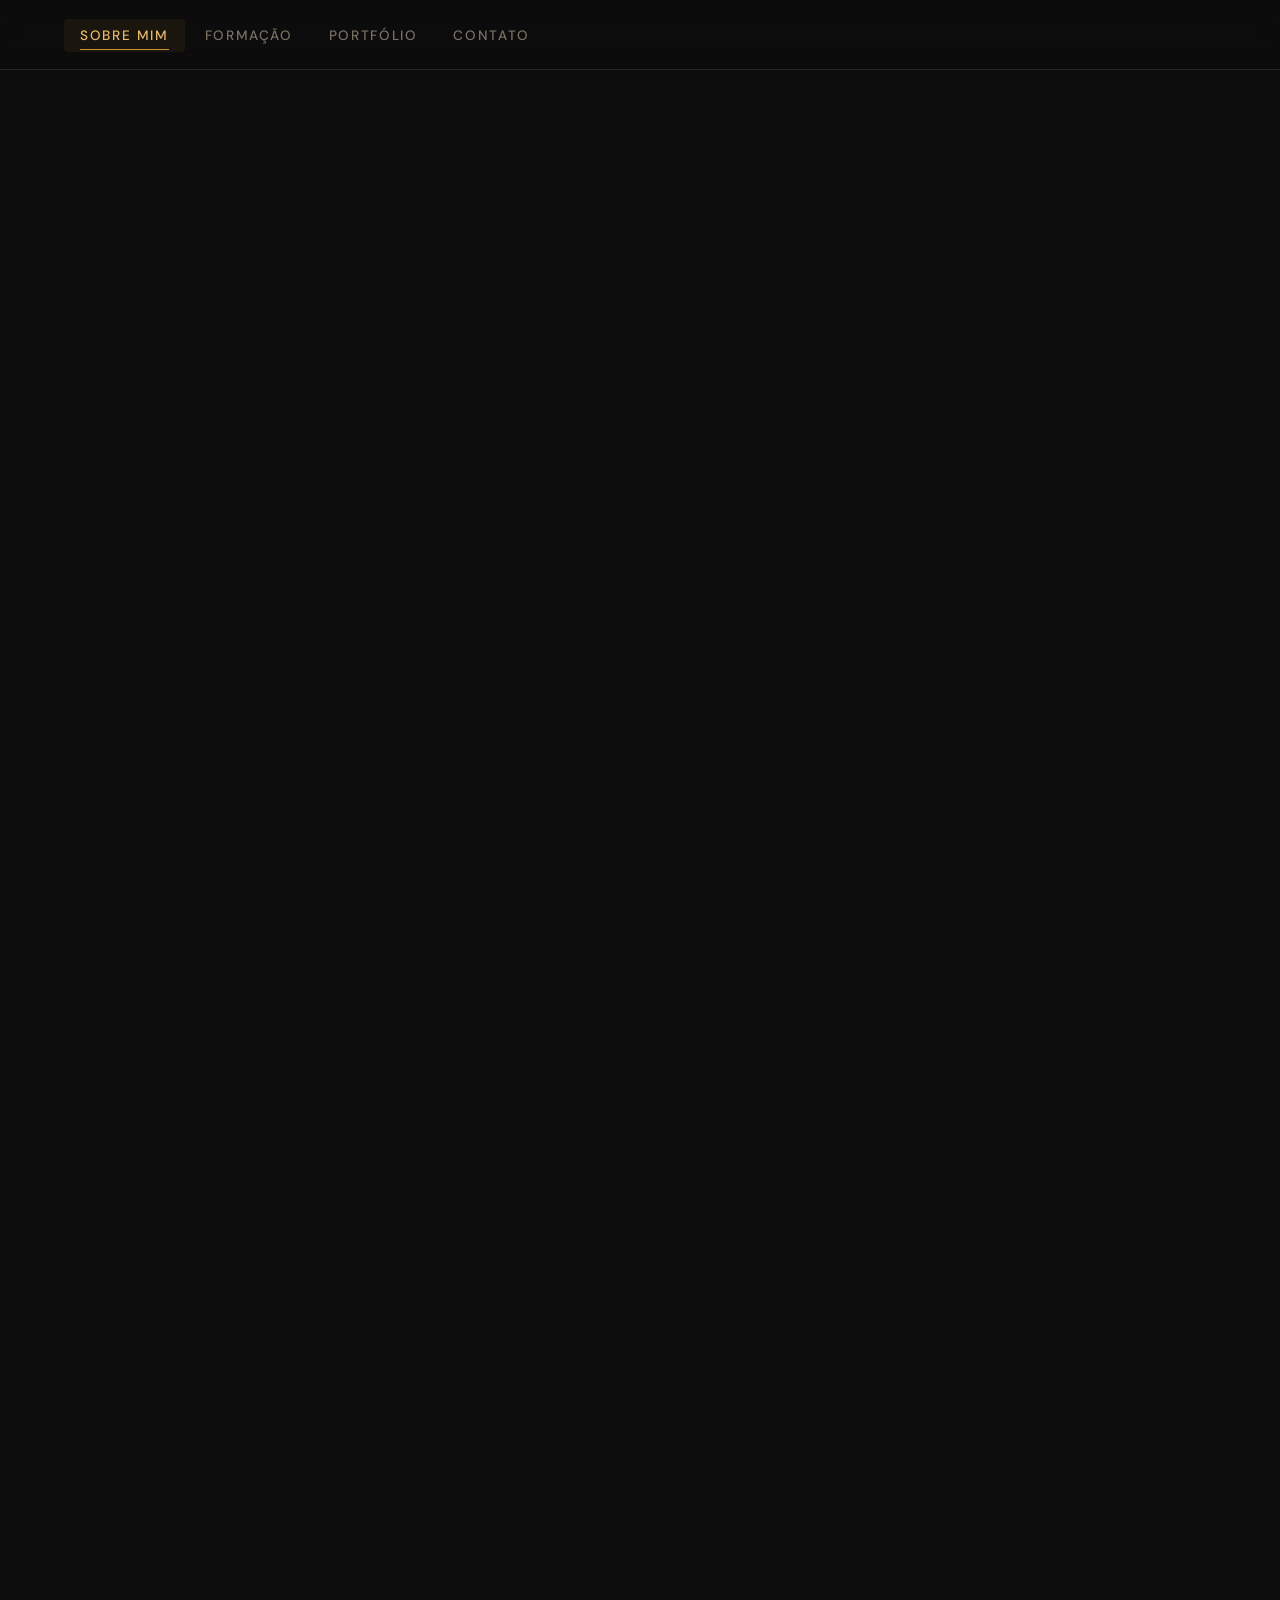
<file: index.html>
<!DOCTYPE html>
<html lang="pt-BR">
<head>
  <meta charset="UTF-8" />
  <meta http-equiv="refresh" content="0; url=sobre.html" />
  <title>Portfólio</title>
</head>
<body>
  <p>Redirecionando... <a href="sobre.html">Clique aqui</a></p>
</body>
</html>
</file>
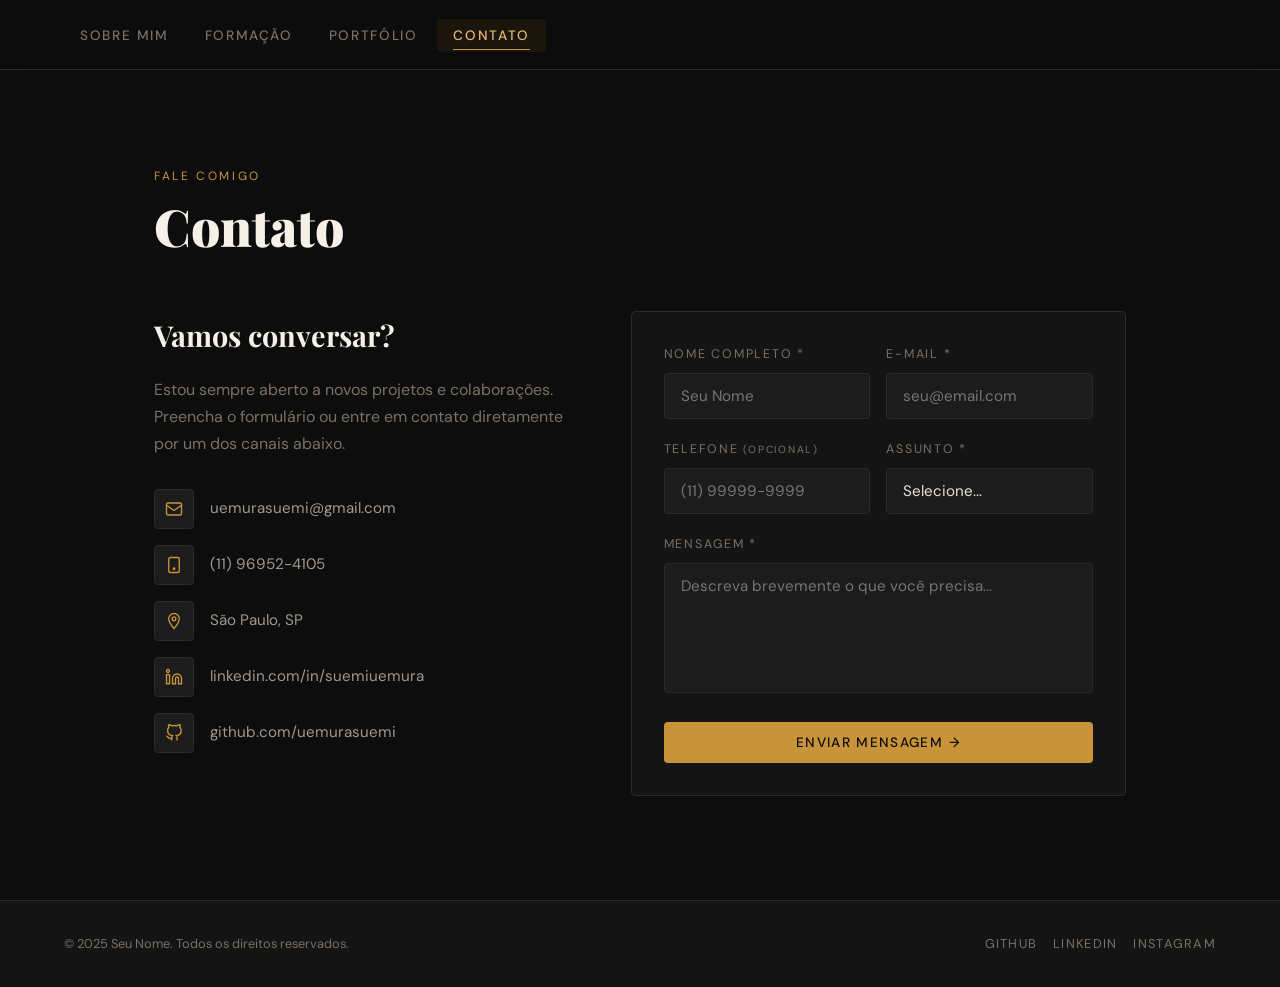
<file: contato.html>
<!DOCTYPE html>
<html lang="pt-BR">
<head>
  <meta charset="UTF-8" />
  <meta name="viewport" content="width=device-width, initial-scale=1.0" />
  <title>Contato — Portfólio</title>
  <link rel="stylesheet" href="style.css" />
</head>
<body>

  <!-- ─── MENU ─────────────────────────────────── -->
  <nav class="navbar">
    <a href="sobre.html"

    <button class="nav-toggle" aria-label="Menu" aria-expanded="false">
      <span></span><span></span><span></span>
    </button>

    <ul class="nav-links">
      <li><a href="sobre.html">Sobre mim</a></li>
      <li><a href="formacao.html">Formação</a></li>
      <li><a href="portfolio.html">Portfólio</a></li>
      <li><a href="contato.html">Contato</a></li>
    </ul>
  </nav>

  <!-- ─── CONTEÚDO ───────────────────────────────── -->
  <main class="fade-in">

    <div class="page-header">
      <span class="label">Fale comigo</span>
      <h1>Contato</h1>
      </div>

    <div class="contact-layout">

      <!-- Informações de contato -->
      <div class="contact-info">
        <h2>Vamos conversar?</h2>
        <p>
          Estou sempre aberto a novos projetos e colaborações.
          Preencha o formulário ou entre em contato diretamente por
          um dos canais abaixo.
        </p>

        <ul class="contact-list">
          <li>
            <span class="icon">
              <svg xmlns="http://www.w3.org/2000/svg" width="18" height="18" fill="none" viewBox="0 0 24 24" stroke="currentColor" stroke-width="1.8"><rect x="2" y="4" width="20" height="16" rx="2"/><path d="M2 7l10 7 10-7"/></svg>
            </span>
            <a href="mailto:uemurasuemi@gmail.com">uemurasuemi@gmail.com</a>
          </li>
          <li>
            <span class="icon">
              <svg xmlns="http://www.w3.org/2000/svg" width="18" height="18" fill="none" viewBox="0 0 24 24" stroke="currentColor" stroke-width="1.8"><rect x="5" y="2" width="14" height="20" rx="2"/><circle cx="12" cy="17" r="1" fill="currentColor"/></svg>
            </span>
            <a href="tel:+5511969524105">(11) 96952-4105</a>
          </li>
          <li>
            <span class="icon">
              <svg xmlns="http://www.w3.org/2000/svg" width="18" height="18" fill="none" viewBox="0 0 24 24" stroke="currentColor" stroke-width="1.8"><path d="M12 2C8.13 2 5 5.13 5 9c0 5.25 7 13 7 13s7-7.75 7-13c0-3.87-3.13-7-7-7z"/><circle cx="12" cy="9" r="2.5"/></svg>
            </span>
            <span>São Paulo, SP</span>
          </li>
          <li>
            <span class="icon">
              <svg xmlns="http://www.w3.org/2000/svg" width="18" height="18" fill="none" viewBox="0 0 24 24" stroke="currentColor" stroke-width="1.8"><path d="M16 8a6 6 0 0 1 6 6v7h-4v-7a2 2 0 0 0-2-2 2 2 0 0 0-2 2v7h-4v-7a6 6 0 0 1 6-6z"/><rect x="2" y="9" width="4" height="12"/><circle cx="4" cy="4" r="2"/></svg>
            </span>
            <a href="https://www.linkedin.com/in/suemiuemura" target="_blank">linkedin.com/in/suemiuemura</a>
          </li>
          <li>
            <span class="icon">
              <svg xmlns="http://www.w3.org/2000/svg" width="18" height="18" fill="none" viewBox="0 0 24 24" stroke="currentColor" stroke-width="1.8"><path d="M9 19c-5 1.5-5-2.5-7-3m14 6v-3.87a3.37 3.37 0 0 0-.94-2.61c3.14-.35 6.44-1.54 6.44-7A5.44 5.44 0 0 0 20 4.77 5.07 5.07 0 0 0 19.91 1S18.73.65 16 2.48a13.38 13.38 0 0 0-7 0C6.27.65 5.09 1 5.09 1A5.07 5.07 0 0 0 5 4.77a5.44 5.44 0 0 0-1.5 3.78c0 5.42 3.3 6.61 6.44 7A3.37 3.37 0 0 0 9 18.13V22"/></svg>
            </span>
            <a href="https://github.com/uemurasuemi" target="_blank">github.com/uemurasuemi</a>
          </li>
        </ul>
      </div>

      <!-- Formulário -->
      <div class="contact-form">

        <!-- Campos -->
        <div class="form-fields">
          <form id="form-contato" novalidate>

            <div class="form-row">
              <div class="form-group">
                <label for="nome">Nome completo *</label>
                <input type="text" id="nome" name="nome"
                       placeholder="Seu Nome" autocomplete="name" />
                <span class="error-msg">Campo obrigatório.</span>
              </div>

              <div class="form-group">
                <label for="email">E-mail *</label>
                <input type="email" id="email" name="email"
                       placeholder="seu@email.com" autocomplete="email" />
                <span class="error-msg">E-mail inválido.</span>
              </div>
            </div>

            <div class="form-row">
              <div class="form-group">
                <label for="telefone">Telefone <small>(opcional)</small></label>
                <input type="tel" id="telefone" name="telefone"
                       placeholder="(11) 99999-9999" autocomplete="tel" maxlength="15" />
                <span class="error-msg">Telefone inválido.</span>
              </div>

              <div class="form-group">
                <label for="assunto">Assunto *</label>
                <select id="assunto" name="assunto">
                  <option value="">Selecione...</option>
                  <option value="freela">Projeto Freelance</option>
                  <option value="emprego">Oportunidade de Emprego</option>
                  <option value="parceria">Parceria</option>
                  <option value="outro">Outro</option>
                </select>
                <span class="error-msg">Selecione um assunto.</span>
              </div>
            </div>

            <div class="form-group">
              <label for="mensagem">Mensagem *</label>
              <textarea id="mensagem" name="mensagem"
                        placeholder="Descreva brevemente o que você precisa..."></textarea>
              <span class="error-msg">Mensagem muito curta.</span>
            </div>

            <button type="submit" class="btn btn-primary" style="width:100%;justify-content:center;">
              Enviar mensagem →
            </button>

          </form>
        </div>

        <!-- Mensagem de sucesso (oculta inicialmente) -->
        <div class="form-success">
          <div class="check">✅</div>
          <h3>Mensagem enviada!</h3>
          <p>Obrigado pelo contato. Responderei em breve.</p>
        </div>

      </div>
    </div>

  </main>

  <!-- ─── FOOTER ─────────────────────────────────── -->
  <footer>
    <p>© 2025 Seu Nome. Todos os direitos reservados.</p>
    <div class="social-links">
      <a href="#" target="_blank">GitHub</a>
      <a href="#" target="_blank">LinkedIn</a>
      <a href="#" target="_blank">Instagram</a>
    </div>
  </footer>

  <script src="script.js"></script>
</body>
</html>
</file>
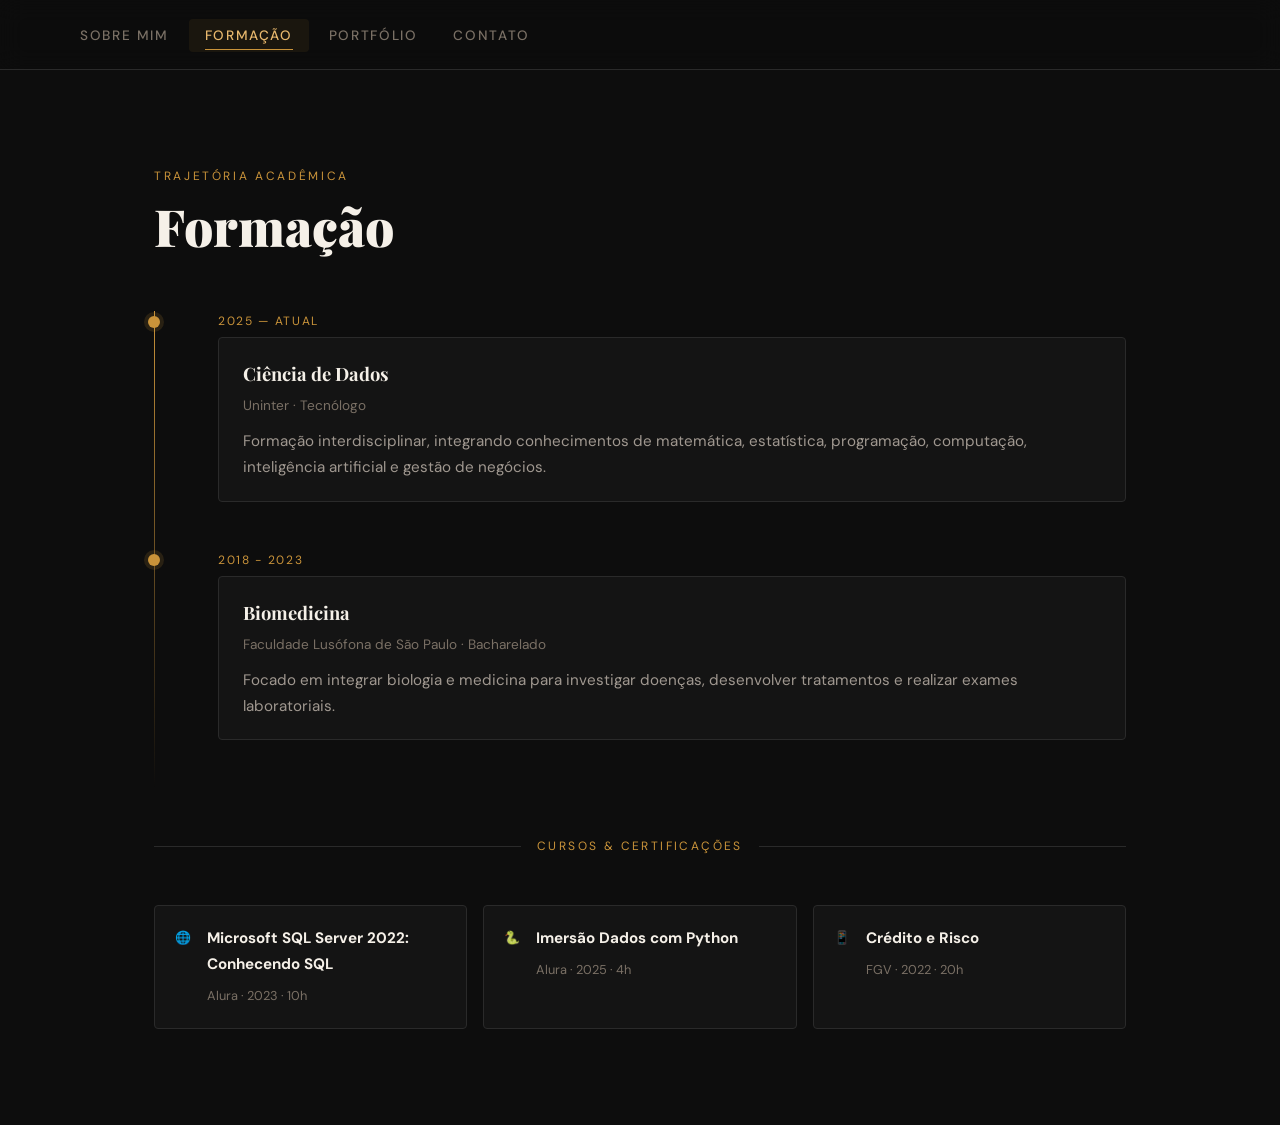
<file: formacao.html>
<!DOCTYPE html>
<html lang="pt-BR">
<head>
  <meta charset="UTF-8" />
  <meta name="viewport" content="width=device-width, initial-scale=1.0" />
  <title>Formação — Portfólio</title>
  <link rel="stylesheet" href="style.css" />
</head>
<body>

  <!-- ─── MENU ─────────────────────────────────── -->
  <nav class="navbar">
    <a href="sobre.html"

    <button class="nav-toggle" aria-label="Menu" aria-expanded="false">
      <span></span><span></span><span></span>
    </button>

    <ul class="nav-links">
      <li><a href="sobre.html">Sobre mim</a></li>
      <li><a href="formacao.html">Formação</a></li>
      <li><a href="portfolio.html">Portfólio</a></li>
      <li><a href="contato.html">Contato</a></li>
    </ul>
  </nav>

  <!-- ─── CONTEÚDO ───────────────────────────────── -->
  <main class="fade-in">

    <div class="page-header">
      <span class="label">Trajetória acadêmica</span>
      <h1>Formação</h1>
    </div>

    <!-- FORMAÇÃO -->
    <div class="timeline">

      <div class="timeline-item">
        <div class="timeline-dot"></div>
        <p class="timeline-date">2025 — Atual</p>
        <div class="timeline-card">
          <h3>Ciência de Dados</h3>
          <p class="institution"> Uninter · Tecnólogo</p>
          <p>
            Formação interdisciplinar, integrando conhecimentos de matemática, estatística, 
            programação, computação, inteligência artificial e gestão de negócios.
          </p>
        </div>
      </div>

      <div class="timeline-item">
        <div class="timeline-dot"></div>
        <p class="timeline-date">2018 - 2023</p>
        <div class="timeline-card">
          <h3>Biomedicina</h3>
          <p class="institution">Faculdade Lusófona de São Paulo · Bacharelado</p>
          <p>
            Focado em integrar biologia e medicina para investigar doenças, 
            desenvolver tratamentos e realizar exames laboratoriais. 
          </p>
        </div>
      </div>

    </div>

    <!-- DIVISÃO -->
    <div class="section-divider">
      <span>Cursos &amp; Certificações</span>
    </div>

    <!-- CERTIFICAÇÕES -->
    <div class="cert-grid">

      <div class="cert-card">
        <span class="cert-icon">🌐</span>
        <div>
          <h4>Microsoft SQL Server 2022: Conhecendo SQL</h4>
          <span>Alura · 2023 · 10h</span>
        </div>
      </div>

      <div class="cert-card">
        <span class="cert-icon">🐍</span>
        <div>
          <h4>Imersão Dados com Python</h4>
          <span>Alura · 2025 · 4h</span>
        </div>
      </div>

      <div class="cert-card">
        <span class="cert-icon">📱</span>
        <div>
          <h4>Crédito e Risco</h4>
          <span>FGV · 2022 · 20h</span>
        </div>
      </div>
    </div>

  </main>

  <script src="script.js"></script>
</body>
</html>
</file>
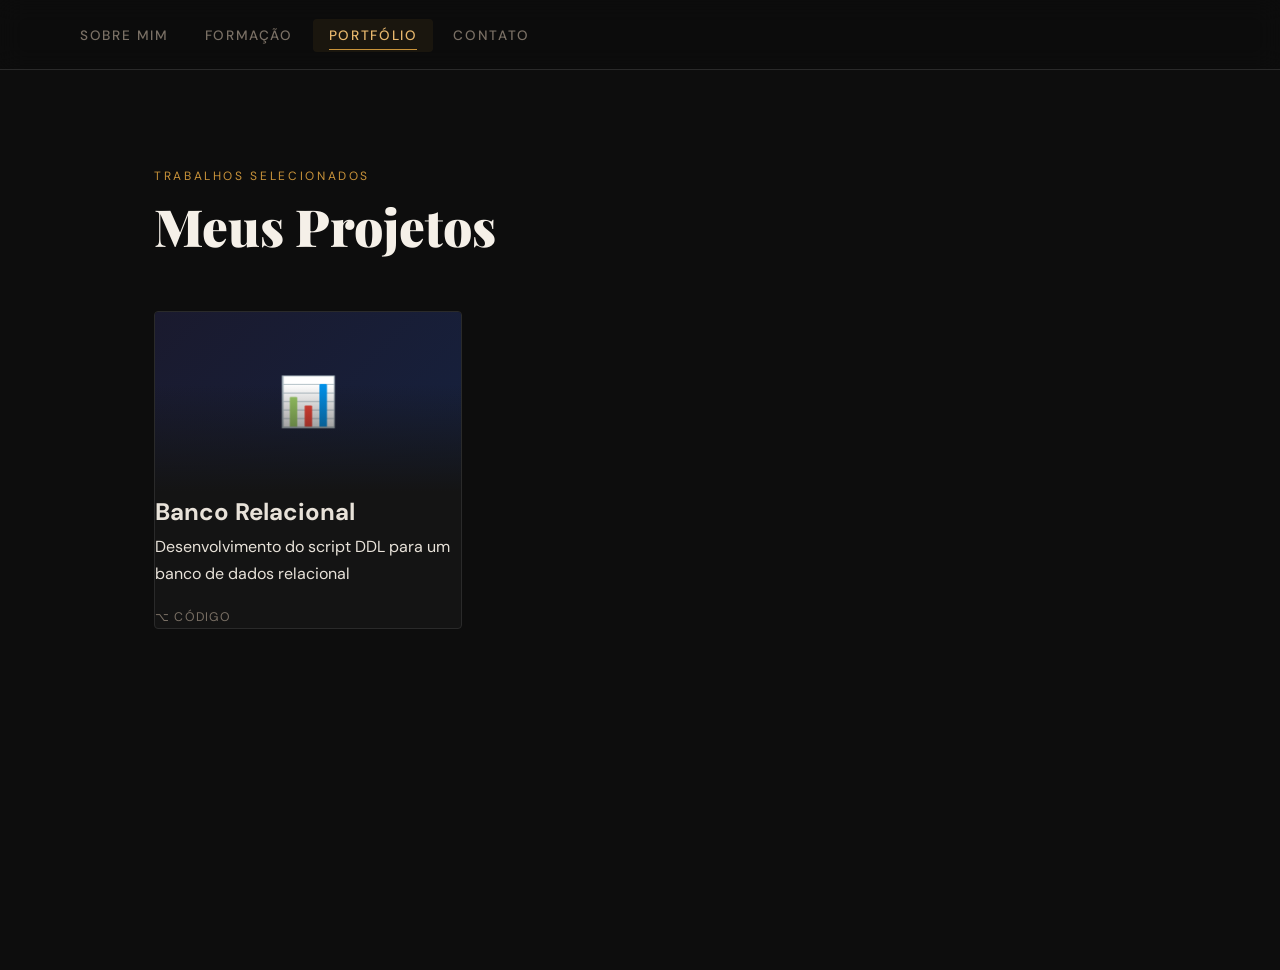
<file: portfolio.html>
<!DOCTYPE html>
<html lang="pt-BR">
<head>
  <meta charset="UTF-8" />
  <meta name="viewport" content="width=device-width, initial-scale=1.0" />
  <title>Portfólio — Projetos</title>
  <link rel="stylesheet" href="style.css" />
</head>
<body>

  <!-- ─── MENU ─────────────────────────────────── -->
  <nav class="navbar">
    <a href="sobre.html"

    <button class="nav-toggle" aria-label="Menu" aria-expanded="false">
      <span></span><span></span><span></span>
    </button>

    <ul class="nav-links">
      <li><a href="sobre.html">Sobre mim</a></li>
      <li><a href="formacao.html">Formação</a></li>
      <li><a href="portfolio.html">Portfólio</a></li>
      <li><a href="contato.html">Contato</a></li>
    </ul>
  </nav>

  <!-- ─── CONTEÚDO ───────────────────────────────── -->
  <main class="fade-in">

    <div class="page-header">
      <span class="label">Trabalhos selecionados</span>
      <h1>Meus Projetos</h1>
    </div>

    <!-- Projetos -->
    <div class="projects-grid">

      <!-- CARTÃO 1 -->
      <article class="project-card" data-categoria="web">
        <div class="project-thumb" style="background:linear-gradient(135deg,#1a1a2e,#16213e);">
          📊
        </div>
          <h2>Banco Relacional</h2>
          <p>Desenvolvimento do script DDL para um banco de dados relacional</p>
          <div class="project-links">
            <a href="https://drive.google.com/file/d/1iSNu0TpEgXvQNVoDmACCqfKqbcX4M9OX/view?usp=sharing" target="_blank">⌥ Código</a>
          </div>
        </div>
      </article>
      
      <script src="script.js"></script>
</body>
</html>
</file>
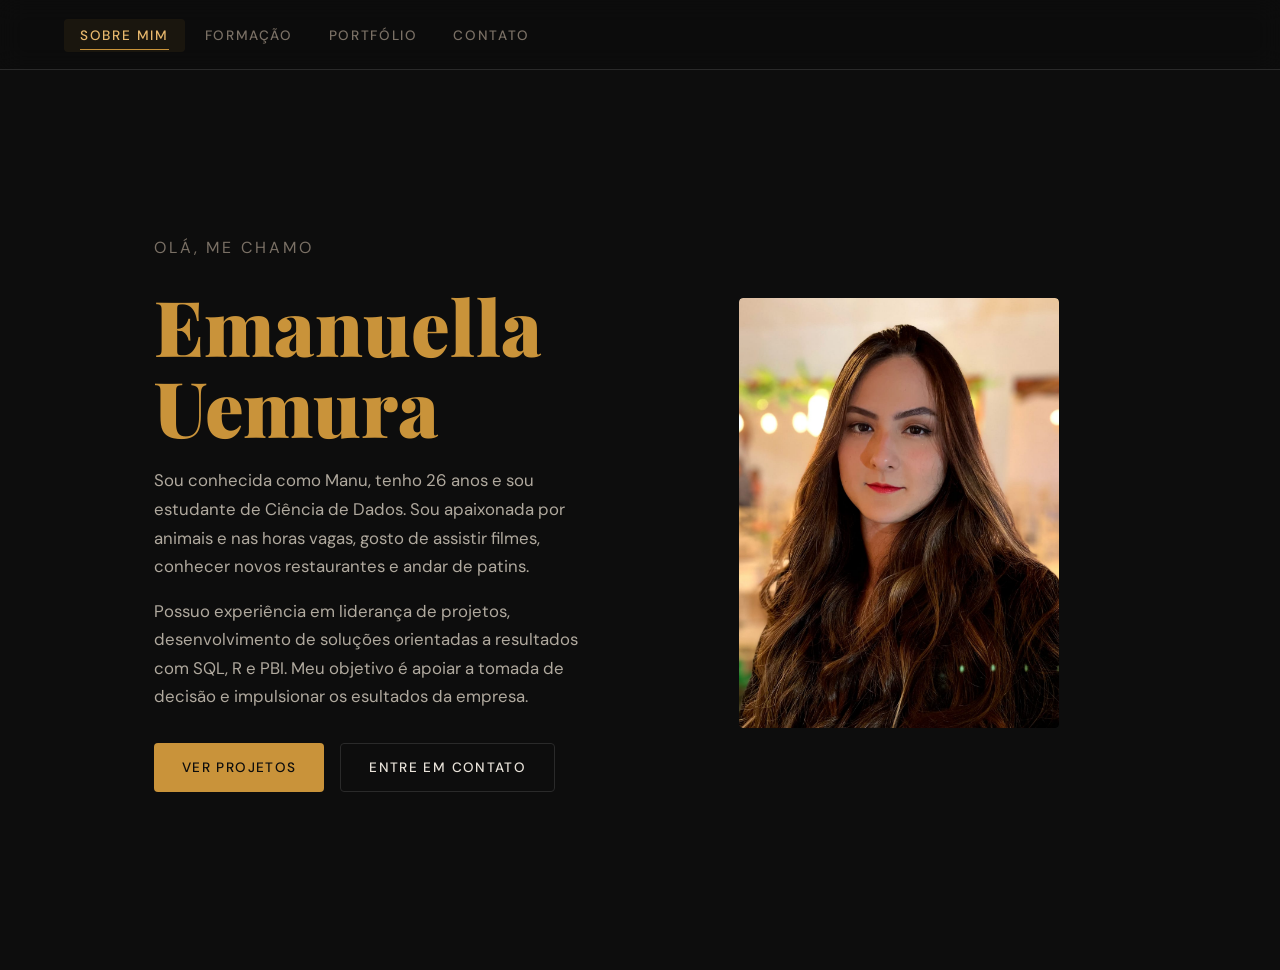
<file: sobre.html>
<!DOCTYPE html>
<html lang="pt-BR">
<head>
  <meta charset="UTF-8" />
  <meta name="viewport" content="width=device-width, initial-scale=1.0" />
  <title>Portfólio Pessoal</title>
  <link rel="stylesheet" href="style.css" />
</head>
<body>

  <!-- ─── MENU ─────────────────────────────────── -->
  <nav class="navbar">
    <a href="sobre.html"

    <button class="nav-toggle" aria-label="Menu" aria-expanded="false">
      <span></span><span></span><span></span>
    </button>

    <ul class="nav-links">
      <li><a href="sobre.html">Sobre mim</a></li>
      <li><a href="formacao.html">Formação</a></li>
      <li><a href="portfolio.html">Portfólio</a></li>
      <li><a href="contato.html">Contato</a></li>
    </ul>
  </nav>  

  <!-- ─── DRESCRIÇÃO SOBRE MIM ───────────────────────────────── -->
  <main>
    <section class="sobre-hero fade-in">

      <div class="sobre-text">
        <p class="subtitle">Olá, me chamo</p>
        <h1>
          <em>Emanuella Uemura</em>
        </h1>
        <p>
          Sou conhecida como Manu, tenho 26 anos e sou estudante de Ciência de Dados. 
          Sou apaixonada por animais e nas horas vagas, gosto de assistir filmes, conhecer novos 
          restaurantes e andar de patins.
        </p>
        <p>
          Possuo experiência em liderança de projetos, desenvolvimento de soluções orientadas a resultados com SQL, R e PBI. Meu objetivo é apoiar a tomada  de decisão e impulsionar os
          esultados da empresa.
        </p>

        <div class="btn-group">
          <a href="portfolio.html" class="btn btn-primary">Ver projetos</a>
          <a href="contato.html"   class="btn btn-outline">Entre em contato</a>
        </div>

       </div>
      </div>

      <div class="sobre-avatar">
      <div class="avatar-frame">
      <img src="imagem/minhafoto.jpeg" alt="Minha Foto" class="avatar-img">
    </div>
  </div>

    </section>
  </main>

  <script src="script.js"></script>
</body>
</html>
</file>
<file: style.css>
/* ============================================================
   PORTFÓLIO PESSOAL — style.css
   Tema: Editorial escuro com acentos âmbar/dourado
   ============================================================ */

@import url('https://fonts.googleapis.com/css2?family=Playfair+Display:wght@400;700;900&family=DM+Sans:wght@300;400;500&display=swap');

/* ---------- RESET & VARIÁVEIS ---------- */
*, *::before, *::after { box-sizing: border-box; margin: 0; padding: 0; }

:root {
  --bg:        #0d0d0d;
  --surface:   #141414;
  --surface2:  #1c1c1c;
  --border:    #2a2a2a;
  --accent:    #c9933a;
  --accent2:   #e8b86d;
  --text:      #e8e2d9;
  --muted:     #7a7065;
  --white:     #f5f0e8;

  --font-display: 'Playfair Display', Georgia, serif;
  --font-body:    'DM Sans', sans-serif;

  --nav-h: 70px;
  --radius: 4px;
  --transition: 0.3s cubic-bezier(0.4, 0, 0.2, 1);
}

html { scroll-behavior: smooth; }

body {
  background: var(--bg);
  color: var(--text);
  font-family: var(--font-body);
  font-size: 16px;
  line-height: 1.7;
  min-height: 100vh;
  overflow-x: hidden;
}

/* ---------- SCROLLBAR ---------- */
::-webkit-scrollbar { width: 6px; }
::-webkit-scrollbar-track { background: var(--bg); }
::-webkit-scrollbar-thumb { background: var(--accent); border-radius: 3px; }

/* ---------- NAVBAR ---------- */
.navbar {
  position: fixed;
  top: 0; left: 0; right: 0;
  height: var(--nav-h);
  background: rgba(13,13,13,0.92);
  backdrop-filter: blur(12px);
  -webkit-backdrop-filter: blur(12px);
  border-bottom: 1px solid var(--border);
  z-index: 1000;
  display: flex;
  align-items: center;
  justify-content: space-between;
  padding: 0 clamp(1.5rem, 5vw, 4rem);
  transition: box-shadow var(--transition);
}

.navbar.scrolled {
  box-shadow: 0 4px 30px rgba(0,0,0,0.5);
}

.nav-logo {
  font-family: var(--font-display);
  font-size: 1.4rem;
  font-weight: 700;
  color: var(--white);
  text-decoration: none;
  letter-spacing: 0.02em;
}

.nav-logo span { color: var(--accent); }

.nav-links {
  display: flex;
  list-style: none;
  gap: 0.25rem;
}

.nav-links a {
  text-decoration: none;
  color: var(--muted);
  font-size: 0.85rem;
  font-weight: 500;
  letter-spacing: 0.12em;
  text-transform: uppercase;
  padding: 0.5rem 1rem;
  border-radius: var(--radius);
  transition: color var(--transition), background var(--transition);
  position: relative;
}

.nav-links a::after {
  content: '';
  position: absolute;
  bottom: 2px; left: 50%; right: 50%;
  height: 1px;
  background: var(--accent);
  transition: left var(--transition), right var(--transition);
}

.nav-links a:hover { color: var(--white); }
.nav-links a:hover::after { left: 1rem; right: 1rem; }

.nav-links a.active {
  color: var(--accent2);
  background: rgba(201,147,58,0.08);
}

.nav-links a.active::after { left: 1rem; right: 1rem; }

/* Hamburguer */
.nav-toggle {
  display: none;
  flex-direction: column;
  gap: 5px;
  cursor: pointer;
  padding: 6px;
  background: none;
  border: none;
}

.nav-toggle span {
  display: block;
  width: 24px;
  height: 2px;
  background: var(--text);
  border-radius: 2px;
  transition: var(--transition);
}

.nav-toggle.open span:nth-child(1) { transform: translateY(7px) rotate(45deg); }
.nav-toggle.open span:nth-child(2) { opacity: 0; transform: scaleX(0); }
.nav-toggle.open span:nth-child(3) { transform: translateY(-7px) rotate(-45deg); }

/* ---------- LAYOUT PRINCIPAL ---------- */
main {
  margin-top: var(--nav-h);
  min-height: calc(100vh - var(--nav-h));
  padding: clamp(3rem, 8vw, 6rem) clamp(1.5rem, 5vw, 4rem);
  max-width: 1100px;
  margin-left: auto;
  margin-right: auto;
}

/* ---------- PÁGINA: SOBRE ---------- */
.sobre-hero {
  display: grid;
  grid-template-columns: 1fr 1fr;
  gap: 4rem;
  align-items: center;
  min-height: 70vh;
  margin-top: 2rem;
}

.sobre-text h1 {
  font-family: var(--font-display);
  font-size: clamp(2.8rem, 6vw, 5rem);
  font-weight: 900;
  line-height: 1.05;
  color: var(--white);
  margin-bottom: 1.25rem;
}

.sobre-text h1 em {
  font-style: normal;
  color: var(--accent);
  display: block;
}

.sobre-text .subtitle {
  font-size: 1rem;
  color: var(--muted);
  letter-spacing: 0.18em;
  text-transform: uppercase;
  margin-bottom: 1.5rem;
}

.sobre-text p {
  color: #b0a99e;
  margin-bottom: 1rem;
  font-size: 1.05rem;
}

.btn-group { display: flex; gap: 1rem; margin-top: 2rem; flex-wrap: wrap; }

.btn {
  display: inline-flex;
  align-items: center;
  gap: 0.5rem;
  padding: 0.75rem 1.75rem;
  border-radius: var(--radius);
  font-family: var(--font-body);
  font-size: 0.85rem;
  font-weight: 500;
  letter-spacing: 0.1em;
  text-transform: uppercase;
  text-decoration: none;
  cursor: pointer;
  transition: var(--transition);
  border: none;
}

.btn-primary {
  background: var(--accent);
  color: #0d0d0d;
}

.btn-primary:hover {
  background: var(--accent2);
  transform: translateY(-2px);
  box-shadow: 0 8px 24px rgba(201,147,58,0.3);
}

.btn-outline {
  background: transparent;
  color: var(--text);
  border: 1px solid var(--border);
}

.btn-outline:hover {
  border-color: var(--accent);
  color: var(--accent2);
  transform: translateY(-2px);
}

.sobre-avatar {
  display: flex;
  justify-content: center;
  align-items: center;
}

.avatar-frame {
  position: relative;
  width: 320px;
  height: 430px;
  overflow: hidden;
  border-radius: var(--radius);
}

.avatar-frame img {
  width: 100%;
  height: 100%;
  object-fit: cover;
  object-position: center top;
  border-radius: var(--radius);
  position: relative;
  z-index: 1;
  display: block;
}

.avatar-frame::before {
  content: '';
  position: absolute;
  inset: -12px;
  border: 1px solid var(--accent);
  border-radius: var(--radius);
  opacity: 0.4;
  transform: rotate(3deg);
}

.avatar-frame::after {
  content: '';
  position: absolute;
  inset: -24px;
  border: 1px solid var(--border);
  border-radius: var(--radius);
  transform: rotate(-2deg);
}

.avatar-placeholder {
  width: 100%;
  height: 100%;
  background: var(--surface2);
  border-radius: var(--radius);
  display: flex;
  flex-direction: column;
  align-items: center;
  justify-content: center;
  gap: 1rem;
  color: var(--muted);
  font-size: 0.8rem;
  letter-spacing: 0.1em;
  border: 1px solid var(--border);
  overflow: hidden;
  position: relative;
  z-index: 1;
}

.avatar-icon {
  font-size: 5rem;
  opacity: 0.4;
}

.skills-strip {
  display: flex;
  gap: 0.5rem;
  flex-wrap: wrap;
  margin-top: 2.5rem;
}

.skill-tag {
  padding: 0.35rem 0.85rem;
  background: var(--surface2);
  border: 1px solid var(--border);
  border-radius: 999px;
  font-size: 0.75rem;
  color: var(--muted);
  letter-spacing: 0.08em;
  transition: var(--transition);
}

.skill-tag:hover {
  border-color: var(--accent);
  color: var(--accent2);
}

/* ---------- PÁGINA: FORMAÇÃO ---------- */
.page-header {
  margin-bottom: 3.5rem;
}

.page-header .label {
  font-size: 0.75rem;
  letter-spacing: 0.22em;
  text-transform: uppercase;
  color: var(--accent);
  margin-bottom: 0.75rem;
  display: block;
}

.page-header h1 {
  font-family: var(--font-display);
  font-size: clamp(2rem, 4vw, 3.5rem);
  font-weight: 900;
  color: var(--white);
  line-height: 1.1;
}

.page-header p {
  color: var(--muted);
  margin-top: 0.75rem;
  font-size: 1.05rem;
}

.timeline {
  position: relative;
  padding-left: 2rem;
}

.timeline::before {
  content: '';
  position: absolute;
  left: 0;
  top: 0; bottom: 0;
  width: 1px;
  background: linear-gradient(to bottom, var(--accent), transparent);
}

.timeline-item {
  position: relative;
  padding: 0 0 3rem 2rem;
  opacity: 0;
  transform: translateX(-20px);
  animation: slideIn 0.5s forwards;
}

.timeline-item:nth-child(1) { animation-delay: 0.1s; }
.timeline-item:nth-child(2) { animation-delay: 0.2s; }
.timeline-item:nth-child(3) { animation-delay: 0.3s; }
.timeline-item:nth-child(4) { animation-delay: 0.4s; }
.timeline-item:nth-child(5) { animation-delay: 0.5s; }

@keyframes slideIn {
  to { opacity: 1; transform: translateX(0); }
}

.timeline-dot {
  position: absolute;
  left: -2.4rem;
  top: 0.3rem;
  width: 12px;
  height: 12px;
  background: var(--accent);
  border-radius: 50%;
  box-shadow: 0 0 0 4px rgba(201,147,58,0.15);
}

.timeline-date {
  font-size: 0.75rem;
  color: var(--accent);
  letter-spacing: 0.14em;
  text-transform: uppercase;
  margin-bottom: 0.4rem;
}

.timeline-card {
  background: var(--surface);
  border: 1px solid var(--border);
  border-radius: var(--radius);
  padding: 1.25rem 1.5rem;
  transition: border-color var(--transition);
}

.timeline-card:hover { border-color: var(--accent); }

.timeline-card h3 {
  font-family: var(--font-display);
  font-size: 1.15rem;
  color: var(--white);
  margin-bottom: 0.25rem;
}

.timeline-card .institution {
  font-size: 0.85rem;
  color: var(--muted);
  margin-bottom: 0.75rem;
}

.timeline-card p { font-size: 0.95rem; color: #a09890; }

.cert-grid {
  display: grid;
  grid-template-columns: repeat(auto-fill, minmax(260px, 1fr));
  gap: 1rem;
  margin-top: 3rem;
}

.cert-card {
  background: var(--surface);
  border: 1px solid var(--border);
  border-radius: var(--radius);
  padding: 1.25rem;
  display: flex;
  align-items: flex-start;
  gap: 1rem;
  transition: border-color var(--transition), transform var(--transition);
  opacity: 0;
  animation: fadeUp 0.5s forwards;
}

.cert-card:nth-child(1) { animation-delay: 0.15s; }
.cert-card:nth-child(2) { animation-delay: 0.25s; }
.cert-card:nth-child(3) { animation-delay: 0.35s; }
.cert-card:nth-child(4) { animation-delay: 0.45s; }

@keyframes fadeUp {
  from { opacity: 0; transform: translateY(16px); }
  to   { opacity: 1; transform: translateY(0); }
}

.cert-card:hover { border-color: var(--accent); transform: translateY(-3px); }

.cert-icon {
  font-size: 1.6rem;
  flex-shrink: 0;
  margin-top: 0.1rem;
}

.cert-card h4 { font-size: 0.95rem; color: var(--white); margin-bottom: 0.2rem; }
.cert-card span { font-size: 0.8rem; color: var(--muted); }

.section-divider {
  margin: 3rem 0 2rem;
  display: flex;
  align-items: center;
  gap: 1rem;
}

.section-divider span {
  font-size: 0.75rem;
  letter-spacing: 0.2em;
  text-transform: uppercase;
  color: var(--accent);
  white-space: nowrap;
}

.section-divider::before,
.section-divider::after {
  content: '';
  flex: 1;
  height: 1px;
  background: var(--border);
}

/* ---------- PÁGINA: PORTFÓLIO ---------- */
.filter-bar {
  display: flex;
  gap: 0.5rem;
  flex-wrap: wrap;
  margin-bottom: 2.5rem;
}

.filter-btn {
  padding: 0.45rem 1.1rem;
  border: 1px solid var(--border);
  background: transparent;
  color: var(--muted);
  border-radius: 999px;
  font-family: var(--font-body);
  font-size: 0.8rem;
  letter-spacing: 0.1em;
  text-transform: uppercase;
  cursor: pointer;
  transition: var(--transition);
}

.filter-btn:hover { border-color: var(--accent); color: var(--accent2); }
.filter-btn.active { background: var(--accent); color: #0d0d0d; border-color: var(--accent); }

.projects-grid {
  display: grid;
  grid-template-columns: repeat(auto-fill, minmax(300px, 1fr));
  gap: 1.5rem;
}

.project-card {
  background: var(--surface);
  border: 1px solid var(--border);
  border-radius: var(--radius);
  overflow: hidden;
  transition: border-color var(--transition), transform var(--transition), box-shadow var(--transition);
  cursor: pointer;
  opacity: 0;
  animation: fadeUp 0.5s forwards;
}

.project-card:nth-child(1) { animation-delay: 0.05s; }
.project-card:nth-child(2) { animation-delay: 0.12s; }
.project-card:nth-child(3) { animation-delay: 0.19s; }
.project-card:nth-child(4) { animation-delay: 0.26s; }
.project-card:nth-child(5) { animation-delay: 0.33s; }
.project-card:nth-child(6) { animation-delay: 0.40s; }

.project-card.hidden { display: none; }

.project-card:hover {
  border-color: var(--accent);
  transform: translateY(-5px);
  box-shadow: 0 16px 40px rgba(0,0,0,0.5);
}

.project-thumb {
  width: 100%;
  height: 180px;
  background: var(--surface2);
  display: flex;
  align-items: center;
  justify-content: center;
  font-size: 3rem;
  position: relative;
  overflow: hidden;
}

.project-thumb::after {
  content: '';
  position: absolute;
  inset: 0;
  background: linear-gradient(to bottom, transparent 40%, var(--surface));
}

.project-body { padding: 1.25rem; }

.project-tags {
  display: flex;
  gap: 0.4rem;
  flex-wrap: wrap;
  margin-bottom: 0.75rem;
}

.project-tag {
  padding: 0.2rem 0.6rem;
  background: rgba(201,147,58,0.1);
  border: 1px solid rgba(201,147,58,0.25);
  border-radius: 3px;
  font-size: 0.7rem;
  color: var(--accent2);
  letter-spacing: 0.08em;
  text-transform: uppercase;
}

.project-body h3 {
  font-family: var(--font-display);
  font-size: 1.1rem;
  color: var(--white);
  margin-bottom: 0.5rem;
}

.project-body p { font-size: 0.9rem; color: #a09890; line-height: 1.55; }

.project-links {
  display: flex;
  gap: 0.75rem;
  margin-top: 1.25rem;
}

.project-links a {
  font-size: 0.78rem;
  color: var(--muted);
  text-decoration: none;
  letter-spacing: 0.1em;
  text-transform: uppercase;
  transition: color var(--transition);
  display: flex;
  align-items: center;
  gap: 0.35rem;
}

.project-links a:hover { color: var(--accent2); }

/* ---------- PÁGINA: CONTATO ---------- */
.contact-layout {
  display: grid;
  grid-template-columns: 1fr 1.2fr;
  gap: 4rem;
  align-items: start;
}

.contact-info h2 {
  font-family: var(--font-display);
  font-size: 1.8rem;
  color: var(--white);
  margin-bottom: 1rem;
}

.contact-info p { color: var(--muted); margin-bottom: 2rem; }

.contact-list {
  list-style: none;
  display: flex;
  flex-direction: column;
  gap: 1rem;
}

.contact-list li {
  display: flex;
  align-items: center;
  gap: 1rem;
  color: #a09890;
  font-size: 0.95rem;
}

.contact-list .icon {
  width: 40px;
  height: 40px;
  background: var(--surface2);
  border: 1px solid var(--border);
  border-radius: var(--radius);
  display: flex;
  align-items: center;
  justify-content: center;
  font-size: 1.1rem;
  flex-shrink: 0;
  color: var(--accent);
}

.contact-list a {
  color: #a09890;
  text-decoration: none;
  transition: color var(--transition);
}

.contact-list a:hover { color: var(--accent2); }

/* Form */
.contact-form {
  background: var(--surface);
  border: 1px solid var(--border);
  border-radius: var(--radius);
  padding: 2rem;
}

.form-group {
  margin-bottom: 1.25rem;
}

.form-group label {
  display: block;
  font-size: 0.78rem;
  letter-spacing: 0.14em;
  text-transform: uppercase;
  color: var(--muted);
  margin-bottom: 0.5rem;
}

.form-group input,
.form-group textarea,
.form-group select {
  width: 100%;
  background: var(--surface2);
  border: 1px solid var(--border);
  border-radius: var(--radius);
  padding: 0.75rem 1rem;
  color: var(--text);
  font-family: var(--font-body);
  font-size: 0.95rem;
  transition: border-color var(--transition);
  resize: none;
  outline: none;
  -webkit-appearance: none;
}

.form-group select option { background: var(--surface2); }

.form-group input:focus,
.form-group textarea:focus,
.form-group select:focus {
  border-color: var(--accent);
}

.form-group input.error,
.form-group textarea.error {
  border-color: #e05a5a;
}

.error-msg {
  font-size: 0.78rem;
  color: #e05a5a;
  margin-top: 0.35rem;
  display: none;
}

.error-msg.visible { display: block; }

.form-group textarea { min-height: 130px; }

.form-row { display: grid; grid-template-columns: 1fr 1fr; gap: 1rem; }

.form-success {
  display: none;
  text-align: center;
  padding: 2rem;
}

.form-success.visible { display: block; }

.form-success .check { font-size: 3rem; margin-bottom: 1rem; }

.form-success h3 {
  font-family: var(--font-display);
  color: var(--white);
  font-size: 1.4rem;
  margin-bottom: 0.5rem;
}

.form-success p { color: var(--muted); }

/* ---------- FOOTER ---------- */
footer {
  border-top: 1px solid var(--border);
  padding: 2rem clamp(1.5rem, 5vw, 4rem);
  display: flex;
  justify-content: space-between;
  align-items: center;
  gap: 1rem;
  flex-wrap: wrap;
  background: var(--surface);
}

footer p { font-size: 0.8rem; color: var(--muted); }

footer .social-links {
  display: flex;
  gap: 1rem;
}

footer .social-links a {
  font-size: 0.8rem;
  color: var(--muted);
  text-decoration: none;
  letter-spacing: 0.1em;
  text-transform: uppercase;
  transition: color var(--transition);
}

footer .social-links a:hover { color: var(--accent2); }

/* ---------- ANIMAÇÃO ENTRADA ---------- */
.fade-in {
  opacity: 0;
  animation: fadeUp 0.6s 0.1s forwards;
}

/* ---------- RESPONSIVO ---------- */
@media (max-width: 768px) {
  /* Esconde o botão hamburguer — não é mais necessário */
  .nav-toggle { display: none; }

  /* Navbar do topo: só logo */
  .navbar {
    justify-content: center;
  }

  /* Barra de navegação fixa no RODAPÉ */
  .nav-links {
    display: flex !important;
    position: fixed;
    bottom: 0; left: 0; right: 0;
    top: auto;
    flex-direction: row;
    justify-content: space-around;
    align-items: center;
    background: rgba(13,13,13,0.97);
    backdrop-filter: blur(12px);
    -webkit-backdrop-filter: blur(12px);
    border-top: 1px solid var(--border);
    border-bottom: none;
    padding: 0.5rem 0.5rem calc(0.5rem + env(safe-area-inset-bottom));
    gap: 0;
    z-index: 1000;
  }

  .nav-links li { flex: 1; }

  .nav-links a {
    display: flex;
    flex-direction: column;
    align-items: center;
    justify-content: center;
    padding: 0.5rem 0.25rem;
    font-size: 0.7rem;
    letter-spacing: 0.06em;
    width: 100%;
    text-align: center;
  }

  /* Adiciona ícones antes de cada item via atributo data */
  .nav-links a[href="sobre.html"]::before    { content: '👤'; font-size: 1.1rem; display: block; margin-bottom: 2px; }
  .nav-links a[href="formacao.html"]::before { content: '🎓'; font-size: 1.1rem; display: block; margin-bottom: 2px; }
  .nav-links a[href="portfolio.html"]::before{ content: '💼'; font-size: 1.1rem; display: block; margin-bottom: 2px; }
  .nav-links a[href="contato.html"]::before  { content: '✉️'; font-size: 1.1rem; display: block; margin-bottom: 2px; }

  .nav-links a::after { display: none; }

  /* Compensa a barra de navegação no rodapé */
  main   { margin-top: var(--nav-h); padding-bottom: 90px; }
  footer { padding-bottom: 90px; }

  .sobre-hero { grid-template-columns: 1fr; gap: 2.5rem; }
  .sobre-avatar { order: -1; }
  .avatar-frame { width: 220px; height: 260px; }

  .contact-layout { grid-template-columns: 1fr; gap: 2.5rem; }
  .form-row { grid-template-columns: 1fr; }
}

@media (max-width: 480px) {
  :root { --nav-h: 60px; }
  main { padding-top: 2rem; padding-left: 1.25rem; padding-right: 1.25rem; }
}
</file>
